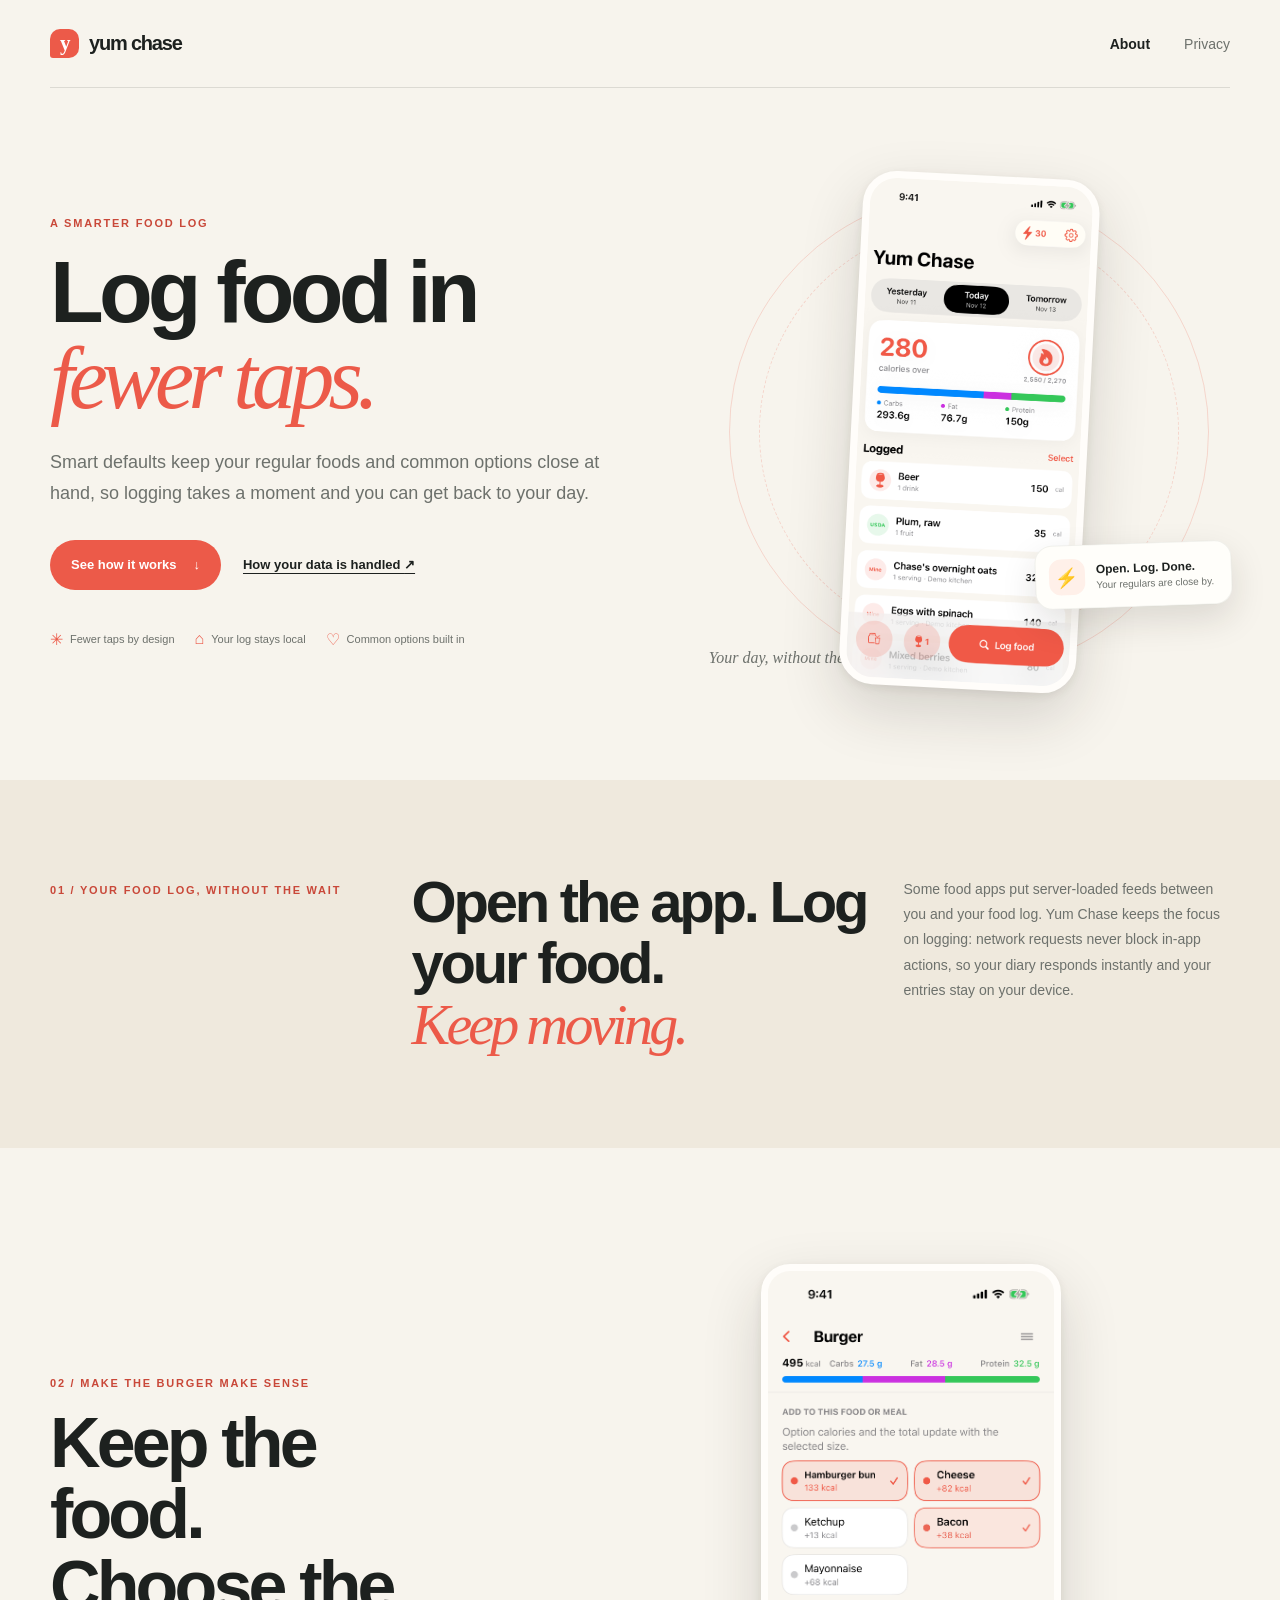
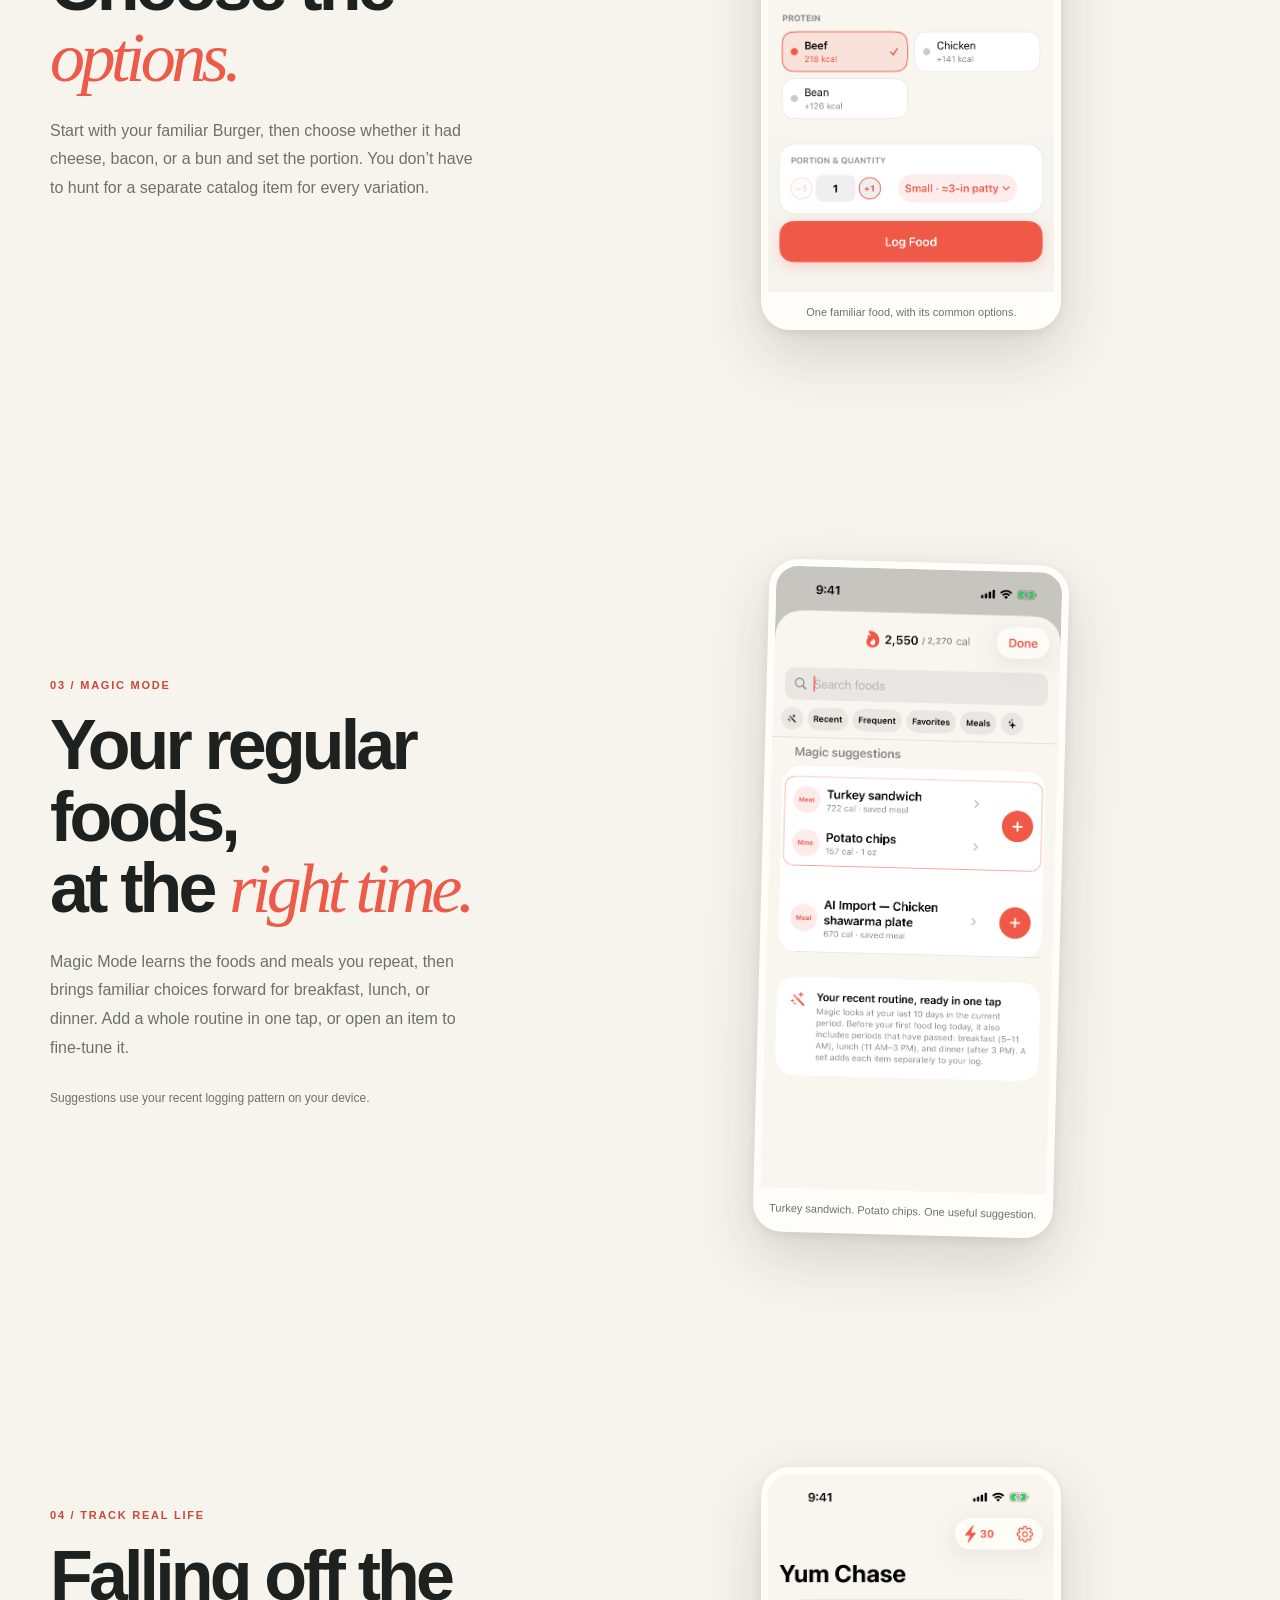
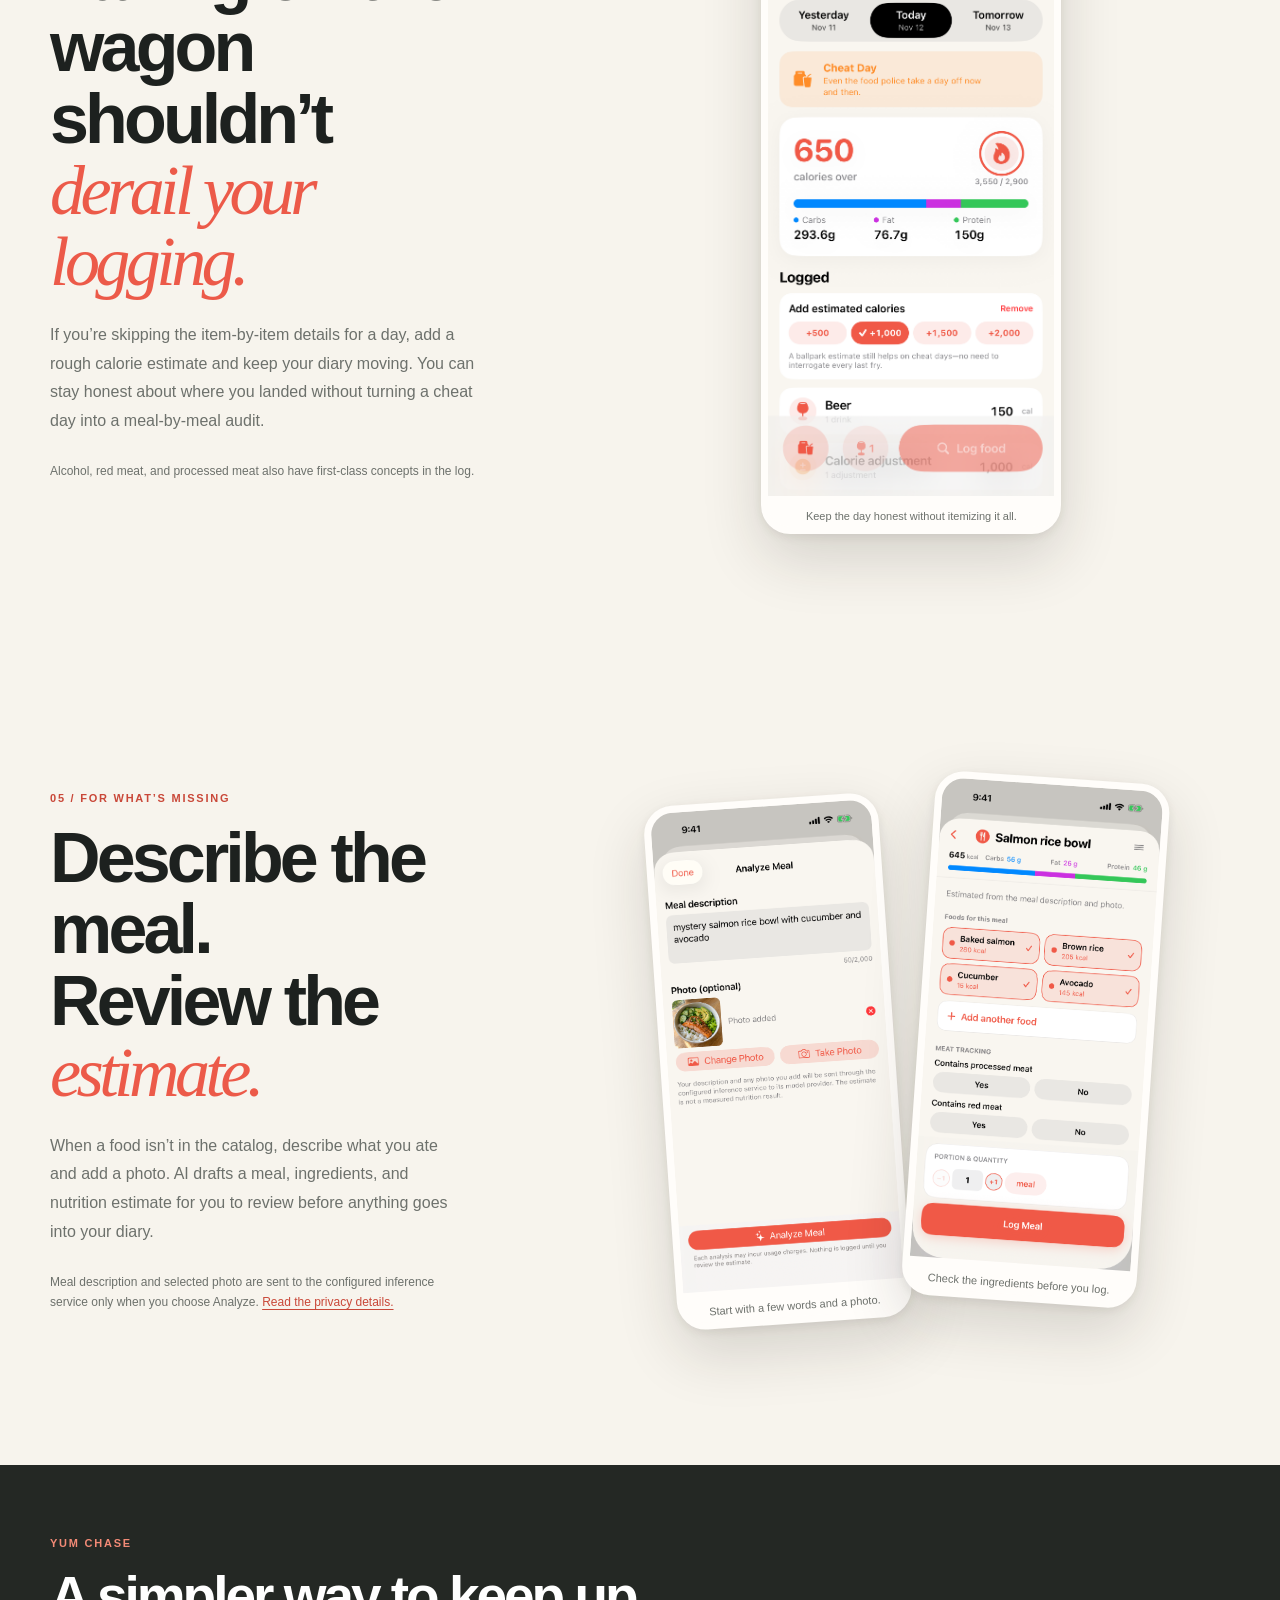
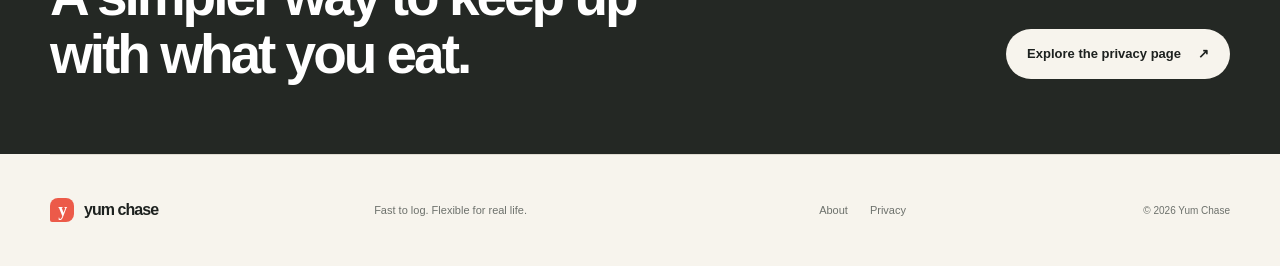
<file: pages/index.html>
<!doctype html>
<html lang="en">
  <head>
    <meta charset="utf-8">
    <meta name="viewport" content="width=device-width, initial-scale=1">
    <meta name="theme-color" content="#f7f4ed">
    <meta name="description" content="Yum Chase makes food logging faster with smart shortcuts, familiar foods, and flexible meal options.">
    <title>Yum Chase — Food logging in fewer taps</title>
    <link rel="stylesheet" href="site.css">
  </head>
  <body>
    <header class="site-header wrap">
      <a class="wordmark" href="index.html" aria-label="Yum Chase home"><span class="wordmark-mark" aria-hidden="true">y</span>yum chase</a>
      <nav class="site-nav" aria-label="Main navigation">
        <a class="active" href="index.html" aria-current="page">About</a>
        <a href="privacy.html">Privacy</a>
      </nav>
    </header>

    <main>
      <section class="hero wrap">
        <div class="hero-copy">
          <p class="eyebrow"><span class="eyebrow-dot"></span> A smarter food log</p>
          <h1>Log food in <em>fewer taps.</em></h1>
          <p class="hero-lede">Smart defaults keep your regular foods and common options close at hand, so logging takes a moment and you can get back to your day.</p>
          <div class="hero-actions">
            <a class="button button-primary" href="#how-it-works">See how it works <span aria-hidden="true">↓</span></a>
            <a class="text-link" href="privacy.html">How your data is handled <span aria-hidden="true">↗</span></a>
          </div>
          <ul class="hero-points" aria-label="Yum Chase principles">
            <li><span aria-hidden="true">✳</span> Fewer taps by design</li>
            <li><span aria-hidden="true">⌂</span> Your log stays local</li>
            <li><span aria-hidden="true">♡</span> Common options built in</li>
          </ul>
        </div>
        <div class="hero-art">
          <div class="hero-orbit orbit-one"></div>
          <div class="hero-orbit orbit-two"></div>
          <figure class="device-shot hero-shot">
            <img src="assets/01-main-diary.png" alt="Yum Chase diary showing the day's logged foods, calorie total, and quick Log food action">
          </figure>
          <div class="float-note"><span class="float-note-icon" aria-hidden="true">⚡</span><span><strong>Open. Log. Done.</strong><small>Your regulars are close by.</small></span></div>
          <div class="hero-caption">Your day, without the extra tapping.</div>
        </div>
      </section>

      <section class="intro-band" id="how-it-works">
        <div class="wrap intro-grid">
          <p class="eyebrow">01 / Your food log, without the wait</p>
          <h2>Open the app. Log your food.<br><em>Keep moving.</em></h2>
          <p>Some food apps put server-loaded feeds between you and your food log. Yum Chase keeps the focus on logging: network requests never block in-app actions, so your diary responds instantly and your entries stay on your device.</p>
        </div>
      </section>

      <section class="story story-burger wrap">
        <div class="story-copy">
          <p class="eyebrow">02 / Make the burger make sense</p>
          <h2>Keep the food.<br>Choose the <em>options.</em></h2>
          <p>Start with your familiar Burger, then choose whether it had cheese, bacon, or a bun and set the portion. You don’t have to hunt for a separate catalog item for every variation.</p>
        </div>
        <figure class="device-shot story-shot">
          <img src="assets/06-burger-customized-logging.png" alt="Burger customization with bun and beef selected, plus cheese and bacon, and a portion-size control">
          <figcaption>One familiar food, with its common options.</figcaption>
        </figure>
      </section>

      <section class="story story-routine wrap">
        <div class="story-copy">
          <p class="eyebrow">03 / Magic Mode</p>
          <h2>Your regular foods,<br>at the <em>right time.</em></h2>
          <p>Magic Mode learns the foods and meals you repeat, then brings familiar choices forward for breakfast, lunch, or dinner. Add a whole routine in one tap, or open an item to fine-tune it.</p>
          <p class="small-note">Suggestions use your recent logging pattern on your device.</p>
        </div>
        <figure class="device-shot story-shot story-shot-tall">
          <img src="assets/02-magic-suggestions.png" alt="Magic Mode suggests a turkey sandwich and potato chips together, with the recent routine explanation visible below">
          <figcaption>Turkey sandwich. Potato chips. One useful suggestion.</figcaption>
        </figure>
      </section>

      <section class="story story-cheat wrap">
        <div class="story-copy">
          <p class="eyebrow">04 / Track real life</p>
          <h2>Falling off the wagon shouldn’t <em>derail your logging.</em></h2>
          <p>If you’re skipping the item-by-item details for a day, add a rough calorie estimate and keep your diary moving. You can stay honest about where you landed without turning a cheat day into a meal-by-meal audit.</p>
          <p class="small-note">Alcohol, red meat, and processed meat also have first-class concepts in the log.</p>
        </div>
        <figure class="device-shot story-shot">
          <img src="assets/03-cheat-day.png" alt="Yum Chase diary marked Cheat Day with a rough estimate shown as 650 calories over goal">
          <figcaption>Keep the day honest without itemizing it all.</figcaption>
        </figure>
      </section>

      <section class="story story-ai wrap">
        <div class="story-copy">
          <p class="eyebrow">05 / For what’s missing</p>
          <h2>Describe the meal.<br>Review the <em>estimate.</em></h2>
          <p>When a food isn’t in the catalog, describe what you ate and add a photo. AI drafts a meal, ingredients, and nutrition estimate for you to review before anything goes into your diary.</p>
          <p class="small-note">Meal description and selected photo are sent to the configured inference service only when you choose Analyze. <a href="privacy.html">Read the privacy details.</a></p>
        </div>
        <div class="ai-shots">
          <figure class="device-shot ai-shot ai-shot-form">
            <img src="assets/04-ai-meal-entry.png" alt="AI meal entry with a meal description and a selected food photo">
            <figcaption>Start with a few words and a photo.</figcaption>
          </figure>
          <figure class="device-shot ai-shot ai-shot-result">
            <img src="assets/05-ai-generated-meal.png" alt="Review screen for an AI-generated salmon rice bowl with ingredients and nutrition estimate">
            <figcaption>Check the ingredients before you log.</figcaption>
          </figure>
        </div>
      </section>

      <section class="closing-band">
        <div class="wrap closing-inner">
          <div><p class="eyebrow">Yum Chase</p><h2>A simpler way to keep up<br>with what you eat.</h2></div>
          <a class="button button-light" href="privacy.html">Explore the privacy page <span aria-hidden="true">↗</span></a>
        </div>
      </section>
    </main>

    <footer class="site-footer wrap">
      <a class="wordmark wordmark-footer" href="index.html"><span class="wordmark-mark" aria-hidden="true">y</span>yum chase</a>
      <p>Fast to log. Flexible for real life.</p>
      <nav aria-label="Footer navigation"><a href="index.html">About</a><a href="privacy.html">Privacy</a></nav>
      <span class="copyright">© 2026 Yum Chase</span>
    </footer>
  </body>
</html>
</file>
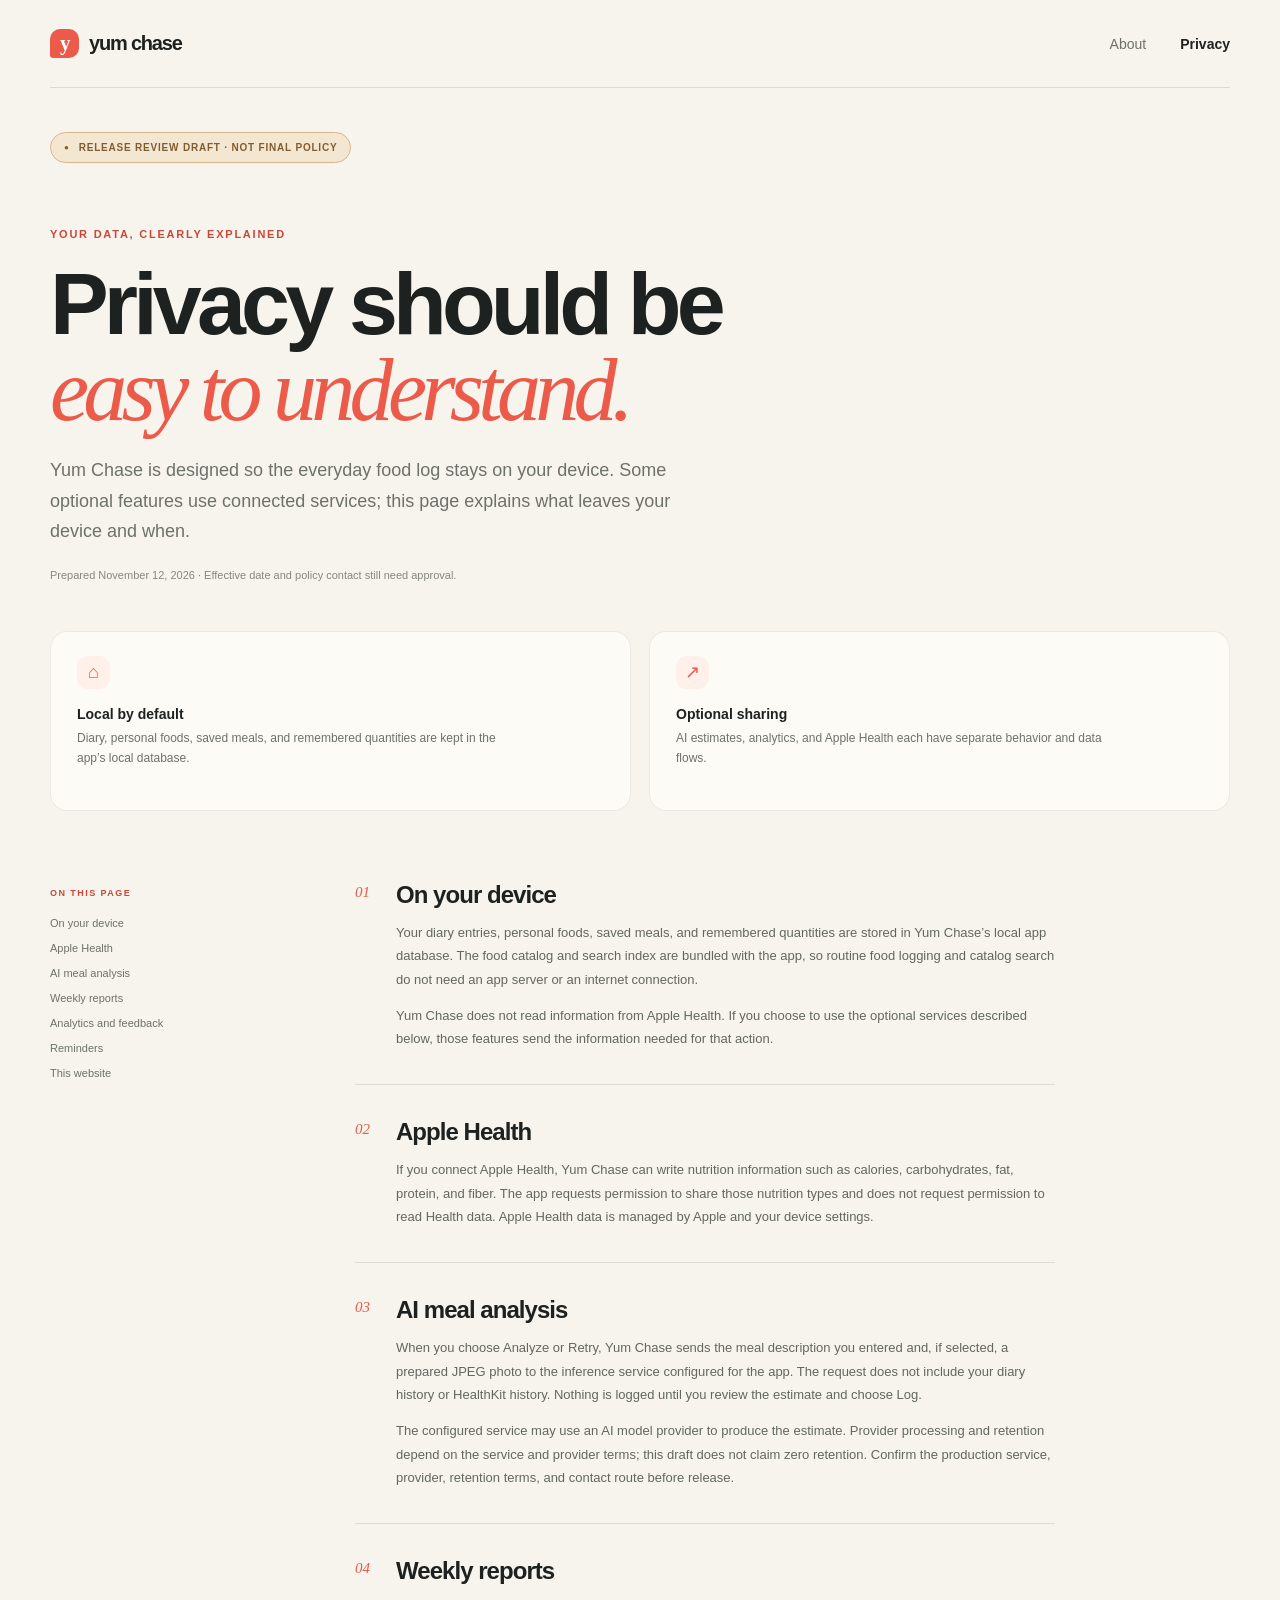
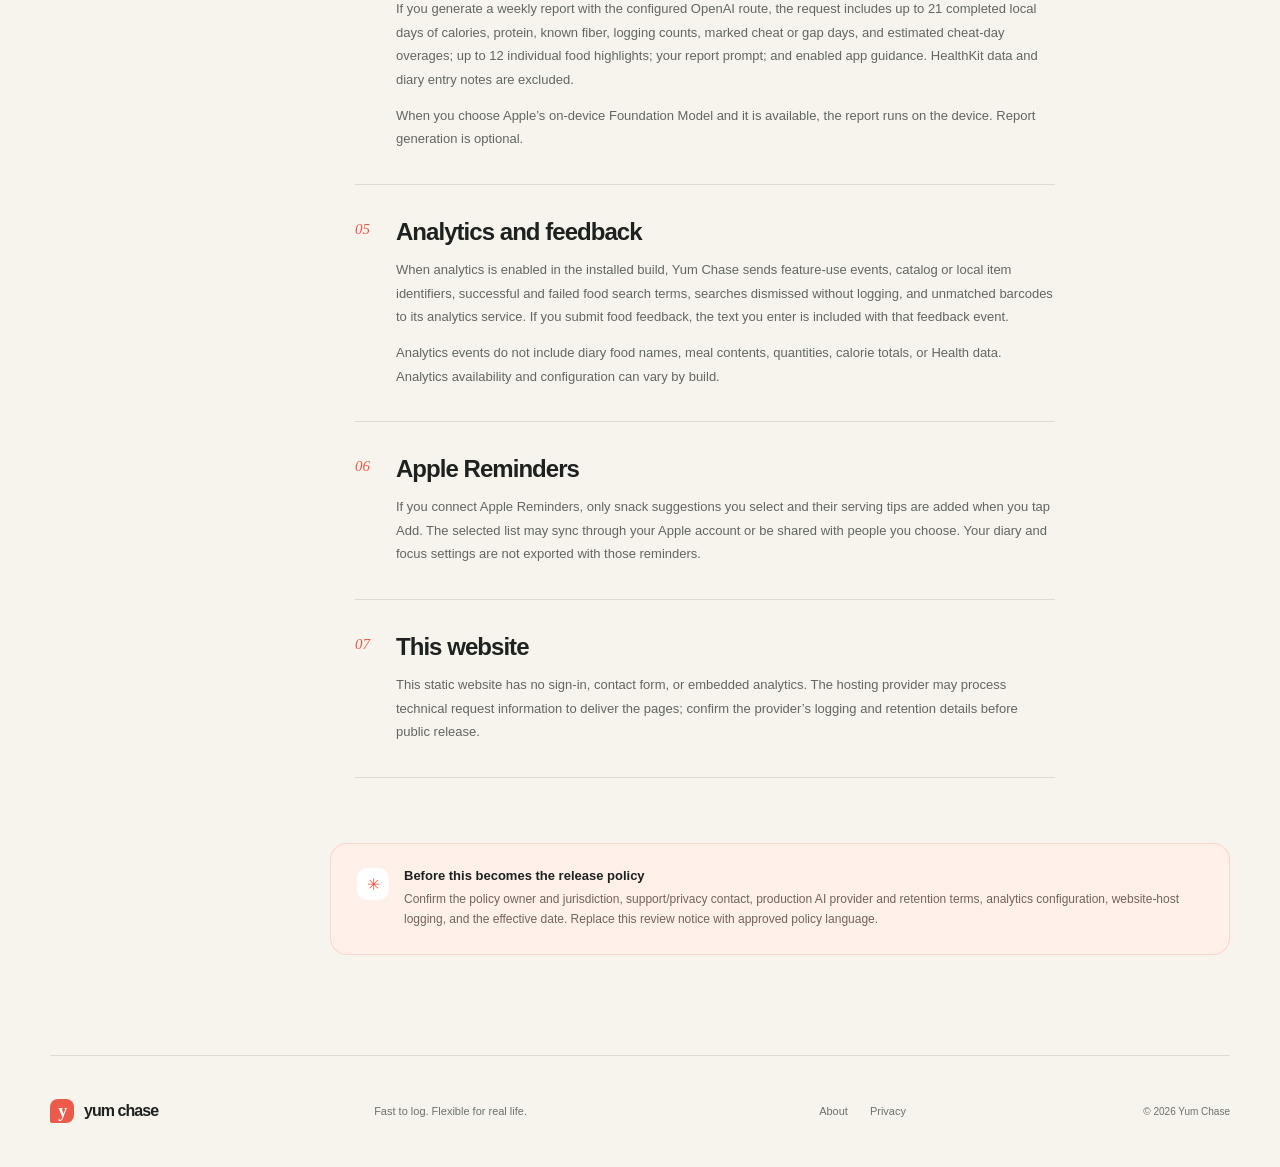
<file: pages/privacy.html>
<!doctype html>
<html lang="en">
  <head>
    <meta charset="utf-8">
    <meta name="viewport" content="width=device-width, initial-scale=1">
    <meta name="theme-color" content="#f7f4ed">
    <meta name="description" content="How Yum Chase handles diary data, Health, analytics, and optional AI meal estimates.">
    <title>Privacy — Yum Chase</title>
    <link rel="stylesheet" href="site.css">
  </head>
  <body class="privacy-page">
    <header class="site-header wrap">
      <a class="wordmark" href="index.html" aria-label="Yum Chase home"><span class="wordmark-mark" aria-hidden="true">y</span>yum chase</a>
      <nav class="site-nav" aria-label="Main navigation">
        <a href="index.html">About</a>
        <a class="active" href="privacy.html" aria-current="page">Privacy</a>
      </nav>
    </header>
    <main class="privacy-main wrap">
      <div class="draft-ribbon"><span aria-hidden="true">●</span> Release review draft · Not final policy</div>
      <section class="privacy-intro">
        <p class="eyebrow">Your data, clearly explained</p>
        <h1>Privacy should be<br><em>easy to understand.</em></h1>
        <p class="privacy-lede">Yum Chase is designed so the everyday food log stays on your device. Some optional features use connected services; this page explains what leaves your device and when.</p>
        <p class="updated">Prepared November 12, 2026 · Effective date and policy contact still need approval.</p>
      </section>

      <section class="privacy-summary" aria-label="Privacy at a glance">
        <div><span class="summary-icon" aria-hidden="true">⌂</span><strong>Local by default</strong><p>Diary, personal foods, saved meals, and remembered quantities are kept in the app’s local database.</p></div>
        <div><span class="summary-icon" aria-hidden="true">↗</span><strong>Optional sharing</strong><p>AI estimates, analytics, and Apple Health each have separate behavior and data flows.</p></div>
      </section>

      <div class="policy-layout">
        <aside class="policy-toc" aria-label="On this page">
          <p class="eyebrow">On this page</p>
          <a href="#local-data">On your device</a>
          <a href="#apple-health">Apple Health</a>
          <a href="#meal-analysis">AI meal analysis</a>
          <a href="#weekly-reports">Weekly reports</a>
          <a href="#analytics">Analytics and feedback</a>
          <a href="#reminders">Reminders</a>
          <a href="#website">This website</a>
        </aside>

        <article class="policy-copy">
          <section id="local-data">
            <span class="policy-index">01</span><h2>On your device</h2>
            <p>Your diary entries, personal foods, saved meals, and remembered quantities are stored in Yum Chase’s local app database. The food catalog and search index are bundled with the app, so routine food logging and catalog search do not need an app server or an internet connection.</p>
            <p>Yum Chase does not read information from Apple Health. If you choose to use the optional services described below, those features send the information needed for that action.</p>
          </section>

          <section id="apple-health">
            <span class="policy-index">02</span><h2>Apple Health</h2>
            <p>If you connect Apple Health, Yum Chase can write nutrition information such as calories, carbohydrates, fat, protein, and fiber. The app requests permission to share those nutrition types and does not request permission to read Health data. Apple Health data is managed by Apple and your device settings.</p>
          </section>

          <section id="meal-analysis">
            <span class="policy-index">03</span><h2>AI meal analysis</h2>
            <p>When you choose Analyze or Retry, Yum Chase sends the meal description you entered and, if selected, a prepared JPEG photo to the inference service configured for the app. The request does not include your diary history or HealthKit history. Nothing is logged until you review the estimate and choose Log.</p>
            <p>The configured service may use an AI model provider to produce the estimate. Provider processing and retention depend on the service and provider terms; this draft does not claim zero retention. Confirm the production service, provider, retention terms, and contact route before release.</p>
          </section>

          <section id="weekly-reports">
            <span class="policy-index">04</span><h2>Weekly reports</h2>
            <p>If you generate a weekly report with the configured OpenAI route, the request includes up to 21 completed local days of calories, protein, known fiber, logging counts, marked cheat or gap days, and estimated cheat-day overages; up to 12 individual food highlights; your report prompt; and enabled app guidance. HealthKit data and diary entry notes are excluded.</p>
            <p>When you choose Apple’s on-device Foundation Model and it is available, the report runs on the device. Report generation is optional.</p>
          </section>

          <section id="analytics">
            <span class="policy-index">05</span><h2>Analytics and feedback</h2>
            <p>When analytics is enabled in the installed build, Yum Chase sends feature-use events, catalog or local item identifiers, successful and failed food search terms, searches dismissed without logging, and unmatched barcodes to its analytics service. If you submit food feedback, the text you enter is included with that feedback event.</p>
            <p>Analytics events do not include diary food names, meal contents, quantities, calorie totals, or Health data. Analytics availability and configuration can vary by build.</p>
          </section>

          <section id="reminders">
            <span class="policy-index">06</span><h2>Apple Reminders</h2>
            <p>If you connect Apple Reminders, only snack suggestions you select and their serving tips are added when you tap Add. The selected list may sync through your Apple account or be shared with people you choose. Your diary and focus settings are not exported with those reminders.</p>
          </section>

          <section id="website">
            <span class="policy-index">07</span><h2>This website</h2>
            <p>This static website has no sign-in, contact form, or embedded analytics. The hosting provider may process technical request information to deliver the pages; confirm the provider’s logging and retention details before public release.</p>
          </section>
        </article>
      </div>

      <aside class="review-callout">
        <span class="review-icon" aria-hidden="true">✳</span>
        <div><strong>Before this becomes the release policy</strong><p>Confirm the policy owner and jurisdiction, support/privacy contact, production AI provider and retention terms, analytics configuration, website-host logging, and the effective date. Replace this review notice with approved policy language.</p></div>
      </aside>
    </main>
    <footer class="site-footer wrap">
      <a class="wordmark wordmark-footer" href="index.html"><span class="wordmark-mark" aria-hidden="true">y</span>yum chase</a>
      <p>Fast to log. Flexible for real life.</p>
      <nav aria-label="Footer navigation"><a href="index.html">About</a><a href="privacy.html">Privacy</a></nav>
      <span class="copyright">© 2026 Yum Chase</span>
    </footer>
  </body>
</html>
</file>
<file: pages/site.css>
@charset "utf-8";

:root {
  color-scheme: light;
  --paper: #f7f4ed;
  --paper-dark: #efe9dd;
  --ink: #1d211f;
  --muted: #6d716c;
  --line: #dfdbd1;
  --coral: #ec5a49;
  --coral-dark: #c94839;
  --peach: #f3d5c9;
  --sage: #dfe8dc;
  --white: #fffefa;
  --serif: Georgia, "Times New Roman", serif;
  --sans: -apple-system, BlinkMacSystemFont, "Segoe UI", sans-serif;
}

* { box-sizing: border-box; }
html { scroll-behavior: smooth; }
body { margin: 0; background: var(--paper); color: var(--ink); font-family: var(--sans); -webkit-font-smoothing: antialiased; }
img { display: block; max-width: 100%; }
a { color: inherit; }
.wrap { width: min(1180px, calc(100% - 64px)); margin-inline: auto; }
.site-header { height: 88px; display: flex; align-items: center; justify-content: space-between; border-bottom: 1px solid rgba(29,33,31,.12); }
.wordmark { display: inline-flex; align-items: center; gap: 10px; text-decoration: none; font-size: 20px; font-weight: 750; letter-spacing: -.06em; }
.wordmark-mark { display: grid; place-items: center; width: 29px; height: 29px; border-radius: 10px 10px 10px 3px; background: var(--coral); color: white; font: 700 21px var(--serif); letter-spacing: -.08em; }
.site-nav { display: flex; align-items: center; gap: 34px; font-size: 14px; }
.site-nav a, .site-footer nav a { text-decoration: none; color: var(--muted); transition: color .16s ease; }
.site-nav a:hover, .site-footer nav a:hover, .text-link:hover { color: var(--coral-dark); }
.site-nav a.active { color: var(--ink); font-weight: 650; }
.eyebrow { margin: 0 0 17px; color: var(--coral-dark); font-size: 11px; font-weight: 760; letter-spacing: .16em; line-height: 1.5; text-transform: uppercase; }
.hero { min-height: 660px; padding-block: 74px 78px; display: grid; grid-template-columns: minmax(0, 1.05fr) minmax(370px, .95fr); align-items: center; gap: 7%; }
.hero-copy { padding-block: 12px; }
h1, h2, h3, p { margin-top: 0; }
h1, h2 { letter-spacing: -.055em; }
.hero h1 { max-width: 720px; margin-bottom: 25px; font-size: clamp(52px, 7vw, 88px); line-height: .98; font-weight: 590; }
h1 em, h2 em { color: var(--coral); font-family: var(--serif); font-weight: 400; letter-spacing: -.065em; }
.hero-lede { max-width: 550px; color: var(--muted); font-size: 18px; line-height: 1.72; }
.hero-actions { display: flex; align-items: center; flex-wrap: wrap; gap: 22px; margin-top: 31px; }
.button { min-height: 50px; display: inline-flex; align-items: center; justify-content: center; gap: 17px; padding: 0 21px; border-radius: 999px; font-size: 13px; font-weight: 680; text-decoration: none; transition: transform .18s ease, background .18s ease; }
.button:hover { transform: translateY(-2px); }
.button-primary { background: var(--coral); color: white; }
.button-primary:hover { background: var(--coral-dark); }
.text-link { color: var(--ink); text-decoration-thickness: 1px; text-underline-offset: 4px; font-size: 13px; font-weight: 630; }
.hero-points { display: flex; flex-wrap: wrap; gap: 10px 20px; margin: 40px 0 0; padding: 0; list-style: none; color: var(--muted); font-size: 11px; }
.hero-points li { display: flex; gap: 7px; align-items: center; }
.hero-points span { color: var(--coral); font-size: 16px; }
.hero-art { position: relative; min-height: 540px; display: grid; place-items: center; }
.hero-orbit { position: absolute; border: 1px solid rgba(236,90,73,.2); border-radius: 50%; }
.orbit-one { width: min(100%, 480px); aspect-ratio: 1; }
.orbit-two { width: min(87%, 420px); aspect-ratio: 1; border-style: dashed; }
.device-shot { position: relative; overflow: hidden; margin: 0; border: 7px solid #fffdfa; border-radius: 29px; background: #fffdfa; box-shadow: 0 24px 60px rgba(37,32,25,.16), 0 3px 10px rgba(37,32,25,.08); }
.device-shot img { width: 100%; height: 100%; object-fit: cover; }
.hero-shot { z-index: 1; width: 237px; height: 514px; transform: rotate(3deg); border-radius: 34px; }
.float-note { position: absolute; z-index: 2; right: -2px; bottom: 95px; display: flex; align-items: center; gap: 11px; padding: 13px 17px 13px 13px; border: 1px solid rgba(29,33,31,.06); border-radius: 17px; background: var(--white); box-shadow: 0 14px 35px rgba(37,32,25,.13); transform: rotate(-2deg); }
.float-note-icon { display: grid; place-items: center; width: 36px; height: 36px; border-radius: 12px; background: #fff0e9; color: var(--coral); font-size: 19px; }
.float-note strong, .float-note small { display: block; }
.float-note strong { font-size: 12px; }
.float-note small { margin-top: 3px; color: var(--muted); font-size: 10px; }
.hero-caption { position: absolute; left: 0; bottom: 35px; color: var(--muted); font: italic 16px var(--serif); }
.intro-band { padding-block: 92px; background: var(--paper-dark); }
.intro-grid { display: grid; grid-template-columns: 1fr 1.4fr 1fr; align-items: start; gap: 35px; }
.intro-grid .eyebrow { padding-top: 10px; }
.intro-grid h2 { margin: 0; font-size: clamp(37px, 4.6vw, 58px); line-height: 1.05; font-weight: 570; }
.intro-grid > p:last-child { margin: 5px 0 0; color: var(--muted); font-size: 14px; line-height: 1.8; }
.story { display: grid; grid-template-columns: .8fr 1.2fr; align-items: center; gap: 10%; padding-block: 116px; }
.story-copy h2, .real-life-head h2 { margin-bottom: 23px; font-size: clamp(42px, 5.5vw, 70px); line-height: 1.02; font-weight: 570; }
.story-copy > p:not(.eyebrow) { max-width: 430px; color: var(--muted); font-size: 16px; line-height: 1.8; }
.story-copy .small-note { margin-top: 25px; font-size: 12px !important; line-height: 1.7 !important; }
.small-note a { color: var(--coral-dark); text-decoration-thickness: 1px; text-underline-offset: 3px; }
.story-shot { width: 300px; justify-self: center; }
.story-shot-tall { transform: rotate(1.5deg); }
.device-shot figcaption, .card-shot figcaption { padding: 12px 5px 2px; color: var(--muted); font-size: 11px; line-height: 1.5; text-align: center; }
.story-shot-tall figcaption { padding-bottom: 9px; }
.real-life-section { padding-block: 102px 115px; background: #f1ede4; }
.real-life-head { display: grid; grid-template-columns: .7fr 1.2fr .8fr; align-items: start; gap: 42px; margin-bottom: 54px; }
.real-life-head .eyebrow { padding-top: 10px; }
.real-life-head h2 { margin: 0; }
.real-life-head > p:last-child { margin: 4px 0 0; color: var(--muted); font-size: 14px; line-height: 1.8; }
.feature-pair { display: grid; grid-template-columns: 1fr 1fr; gap: 24px; }
.feature-card { display: grid; grid-template-rows: auto 1fr; min-height: 640px; overflow: hidden; border-radius: 23px; }
.feature-card-peach { background: #f0dbd1; }
.feature-card-sage { background: var(--sage); }
.feature-copy { padding: 30px 32px 24px; }
.feature-number { color: #6f7068; font-size: 10px; font-weight: 730; letter-spacing: .12em; text-transform: uppercase; }
.feature-copy h3 { max-width: 390px; margin: 17px 0 12px; font-size: clamp(25px, 3vw, 36px); line-height: 1.1; letter-spacing: -.045em; font-weight: 610; }
.feature-copy p { max-width: 420px; margin: 0; color: #646862; font-size: 13px; line-height: 1.7; }
.card-shot { width: min(76%, 310px); align-self: end; justify-self: center; margin: 0; padding: 0 0 24px; }
.card-shot img { aspect-ratio: 1206 / 2622; width: 100%; object-fit: cover; border: 5px solid #fffefa; border-radius: 24px; box-shadow: 0 14px 34px rgba(37,32,25,.15); }
.real-life-footnote { display: flex; align-items: center; gap: 13px; margin-top: 27px; color: var(--muted); font-size: 12px; }
.real-life-footnote span { display: grid; place-items: center; width: 30px; height: 30px; border-radius: 50%; background: #fffdfa; color: var(--coral); }
.real-life-footnote p { margin: 0; }
.story-ai { grid-template-columns: .78fr 1.22fr; padding-block: 125px; }
.ai-shots { position: relative; min-height: 565px; display: flex; align-items: center; justify-content: center; gap: 22px; padding: 18px 0; }
.ai-shot { width: 235px; }
.ai-shot-form { transform: rotate(-4deg) translateY(4px); }
.ai-shot-result { transform: rotate(4deg) translateY(-18px); }
.closing-band { padding-block: 70px; background: #242824; color: white; }
.closing-inner { display: flex; align-items: end; justify-content: space-between; gap: 28px; }
.closing-inner .eyebrow { color: #f28a76; }
.closing-inner h2 { margin: 0; font-size: clamp(34px, 4.6vw, 55px); line-height: 1.05; font-weight: 570; }
.button-light { margin-bottom: 5px; background: var(--paper); color: var(--ink); }
.button-light:hover { background: white; }
.site-footer { min-height: 112px; display: grid; grid-template-columns: 1fr 1.4fr 1fr auto; align-items: center; gap: 22px; border-top: 1px solid var(--line); }
.site-footer p { margin: 0; color: var(--muted); font-size: 11px; }
.site-footer nav { display: flex; gap: 22px; font-size: 11px; }
.wordmark-footer { font-size: 16px; }
.wordmark-footer .wordmark-mark { width: 24px; height: 24px; font-size: 18px; border-radius: 8px 8px 8px 2px; }
.copyright { color: var(--muted); font-size: 10px; white-space: nowrap; }

/* Privacy page */
.privacy-main { padding-block: 44px 100px; }
.draft-ribbon { display: inline-flex; align-items: center; gap: 9px; padding: 9px 13px; border: 1px solid #d9b78b; border-radius: 999px; background: #f4e7d2; color: #805d31; font-size: 10px; font-weight: 740; letter-spacing: .08em; text-transform: uppercase; }
.draft-ribbon span { font-size: 8px; }
.privacy-intro { max-width: 770px; padding-block: 63px 50px; }
.privacy-intro .eyebrow { margin-bottom: 18px; }
.privacy-intro h1 { margin-bottom: 21px; font-size: clamp(54px, 8vw, 88px); line-height: .98; font-weight: 570; }
.privacy-lede { max-width: 675px; color: var(--muted); font-size: 18px; line-height: 1.7; }
.updated { margin: 22px 0 0; color: #858780; font-size: 11px; }
.privacy-summary { display: grid; grid-template-columns: 1fr 1fr; gap: 18px; margin-bottom: 70px; }
.privacy-summary > div { min-height: 180px; padding: 24px 26px; border: 1px solid rgba(29,33,31,.08); border-radius: 17px; background: rgba(255,254,250,.72); }
.summary-icon { display: grid; place-items: center; width: 33px; height: 33px; margin-bottom: 17px; border-radius: 11px; background: #fff0e9; color: var(--coral); font-size: 18px; }
.privacy-summary strong { display: block; margin-bottom: 7px; font-size: 14px; }
.privacy-summary p { max-width: 430px; margin: 0; color: var(--muted); font-size: 12px; line-height: 1.65; }
.policy-layout { display: grid; grid-template-columns: 200px minmax(0, 700px); gap: min(10vw, 105px); align-items: start; }
.policy-toc { position: sticky; top: 24px; display: flex; flex-direction: column; gap: 13px; padding-top: 6px; }
.policy-toc .eyebrow { margin-bottom: 4px; font-size: 9px; }
.policy-toc a { color: var(--muted); font-size: 11px; text-decoration: none; }
.policy-toc a:hover { color: var(--coral-dark); }
.policy-copy section { position: relative; padding: 0 0 33px 41px; border-bottom: 1px solid var(--line); scroll-margin-top: 30px; }
.policy-copy section + section { padding-top: 33px; }
.policy-index { position: absolute; top: 3px; left: 0; color: var(--coral); font: italic 15px var(--serif); }
.policy-copy section + section .policy-index { top: 36px; }
.policy-copy h2 { margin-bottom: 12px; font-size: 24px; letter-spacing: -.04em; }
.policy-copy p { margin-bottom: 12px; color: #626761; font-size: 13px; line-height: 1.82; }
.policy-copy p:last-child { margin-bottom: 0; }
.review-callout { display: flex; gap: 15px; max-width: 900px; margin: 65px 0 0 auto; padding: 24px 26px; border: 1px solid rgba(236,90,73,.18); border-radius: 17px; background: #fff0e9; }
.review-icon { flex: 0 0 32px; display: grid; place-items: center; height: 32px; border-radius: 10px; background: white; color: var(--coral); }
.review-callout strong { display: block; margin-bottom: 6px; font-size: 13px; }
.review-callout p { margin: 0; color: #71635f; font-size: 12px; line-height: 1.7; }

a:focus-visible { outline: 3px solid #3d7661; outline-offset: 4px; border-radius: 4px; }
@media (max-width: 850px) {
  .wrap { width: min(100% - 42px, 650px); }
  .hero { min-height: auto; grid-template-columns: 1fr .76fr; gap: 12px; padding-block: 62px 70px; }
  .hero h1 { font-size: clamp(44px, 8vw, 68px); }
  .hero-lede { font-size: 15px; }
  .hero-art { min-height: 440px; }
  .hero-shot { width: 190px; height: 410px; }
  .float-note { right: -12px; bottom: 59px; }
  .hero-caption { left: 3px; bottom: 18px; }
  .intro-grid, .real-life-head { grid-template-columns: 1fr 1.5fr; }
  .intro-grid > p:last-child, .real-life-head > p:last-child { grid-column: 2; }
  .story { grid-template-columns: .8fr 1.2fr; gap: 7%; padding-block: 85px; }
  .story-copy h2, .real-life-head h2 { font-size: clamp(38px, 6vw, 55px); }
  .feature-card { min-height: 580px; }
  .feature-copy { padding: 26px 24px 22px; }
  .ai-shot { width: min(43%, 230px); }
  .ai-shots { min-height: 480px; gap: 14px; }
  .site-footer { grid-template-columns: 1fr 1fr; padding-block: 22px; }
  .site-footer nav { justify-self: end; }
  .copyright { justify-self: end; }
}
@media (max-width: 620px) {
  .wrap { width: calc(100% - 36px); }
  .site-header { height: 70px; }
  .wordmark { font-size: 17px; }
  .site-nav { gap: 22px; font-size: 12px; }
  .hero { display: flex; flex-direction: column; align-items: stretch; gap: 22px; padding-block: 55px 49px; }
  .hero h1 { max-width: 560px; margin-bottom: 18px; font-size: clamp(48px, 13vw, 72px); }
  .hero-lede { max-width: 490px; font-size: 15px; line-height: 1.65; }
  .hero-actions { gap: 16px; margin-top: 23px; }
  .button { min-height: 46px; padding-inline: 17px; font-size: 12px; }
  .hero-points { gap: 9px 15px; margin-top: 26px; font-size: 10px; }
  .hero-art { min-height: 440px; margin-top: 3px; }
  .hero-shot { width: 185px; height: 403px; }
  .orbit-one { width: 360px; max-width: 95%; }
  .orbit-two { width: 320px; max-width: 84%; }
  .float-note { right: 0; bottom: 53px; padding: 11px 13px 11px 11px; }
  .hero-caption { left: 5px; bottom: 16px; font-size: 14px; }
  .intro-band { padding-block: 62px; }
  .intro-grid, .real-life-head { display: block; }
  .intro-grid h2, .real-life-head h2 { margin-bottom: 18px; font-size: 43px; }
  .intro-grid > p:last-child, .real-life-head > p:last-child { max-width: 470px; font-size: 13px; line-height: 1.75; }
  .story { display: flex; flex-direction: column; align-items: stretch; gap: 34px; padding-block: 72px; }
  .story-copy h2 { margin-bottom: 16px; font-size: 47px; }
  .story-copy > p:not(.eyebrow) { font-size: 14px; }
  .story-shot { width: min(75%, 290px); }
  .real-life-section { padding-block: 68px 76px; }
  .real-life-head { margin-bottom: 31px; }
  .feature-pair { grid-template-columns: 1fr; gap: 17px; }
  .feature-card { min-height: 570px; border-radius: 18px; }
  .feature-copy { padding: 24px 23px 18px; }
  .feature-copy h3 { max-width: 360px; font-size: 31px; }
  .feature-copy p { font-size: 12px; }
  .card-shot { width: min(66%, 285px); padding-bottom: 20px; }
  .real-life-footnote { align-items: flex-start; font-size: 11px; line-height: 1.6; }
  .real-life-footnote span { flex: 0 0 30px; }
  .story-ai { gap: 23px; }
  .ai-shots { min-height: 445px; gap: 8px; }
  .ai-shot { width: 43%; border-width: 5px; border-radius: 21px; }
  .ai-shot figcaption { font-size: 9px; }
  .closing-band { padding-block: 51px; }
  .closing-inner { align-items: flex-start; flex-direction: column; }
  .closing-inner h2 { font-size: 39px; }
  .site-footer { grid-template-columns: 1fr auto; gap: 13px; padding-block: 20px; }
  .site-footer p { grid-row: 2; }
  .site-footer nav { grid-column: 2; grid-row: 1; }
  .copyright { grid-column: 2; grid-row: 2; }
  .privacy-main { padding-block: 28px 70px; }
  .draft-ribbon { padding: 8px 10px; font-size: 9px; }
  .privacy-intro { padding-block: 51px 37px; }
  .privacy-intro h1 { font-size: clamp(51px, 12vw, 70px); }
  .privacy-lede { font-size: 15px; }
  .privacy-summary { grid-template-columns: 1fr; gap: 10px; margin-bottom: 45px; }
  .privacy-summary > div { min-height: auto; padding: 19px; }
  .summary-icon { margin-bottom: 13px; }
  .policy-layout { display: block; }
  .policy-toc { position: static; display: grid; grid-template-columns: 1fr 1fr; gap: 11px; margin-bottom: 34px; padding: 18px; border: 1px solid var(--line); border-radius: 14px; background: rgba(255,254,250,.62); }
  .policy-toc .eyebrow { grid-column: 1 / -1; }
  .policy-toc a { font-size: 10px; }
  .policy-copy section { padding-left: 33px; }
  .policy-copy h2 { font-size: 22px; }
  .policy-copy p { font-size: 12px; }
  .review-callout { margin-top: 42px; padding: 19px; }
}
@media (prefers-reduced-motion: reduce) {
  html { scroll-behavior: auto; }
  *, *::before, *::after { transition-duration: .01ms !important; animation-duration: .01ms !important; }
}
</file>
